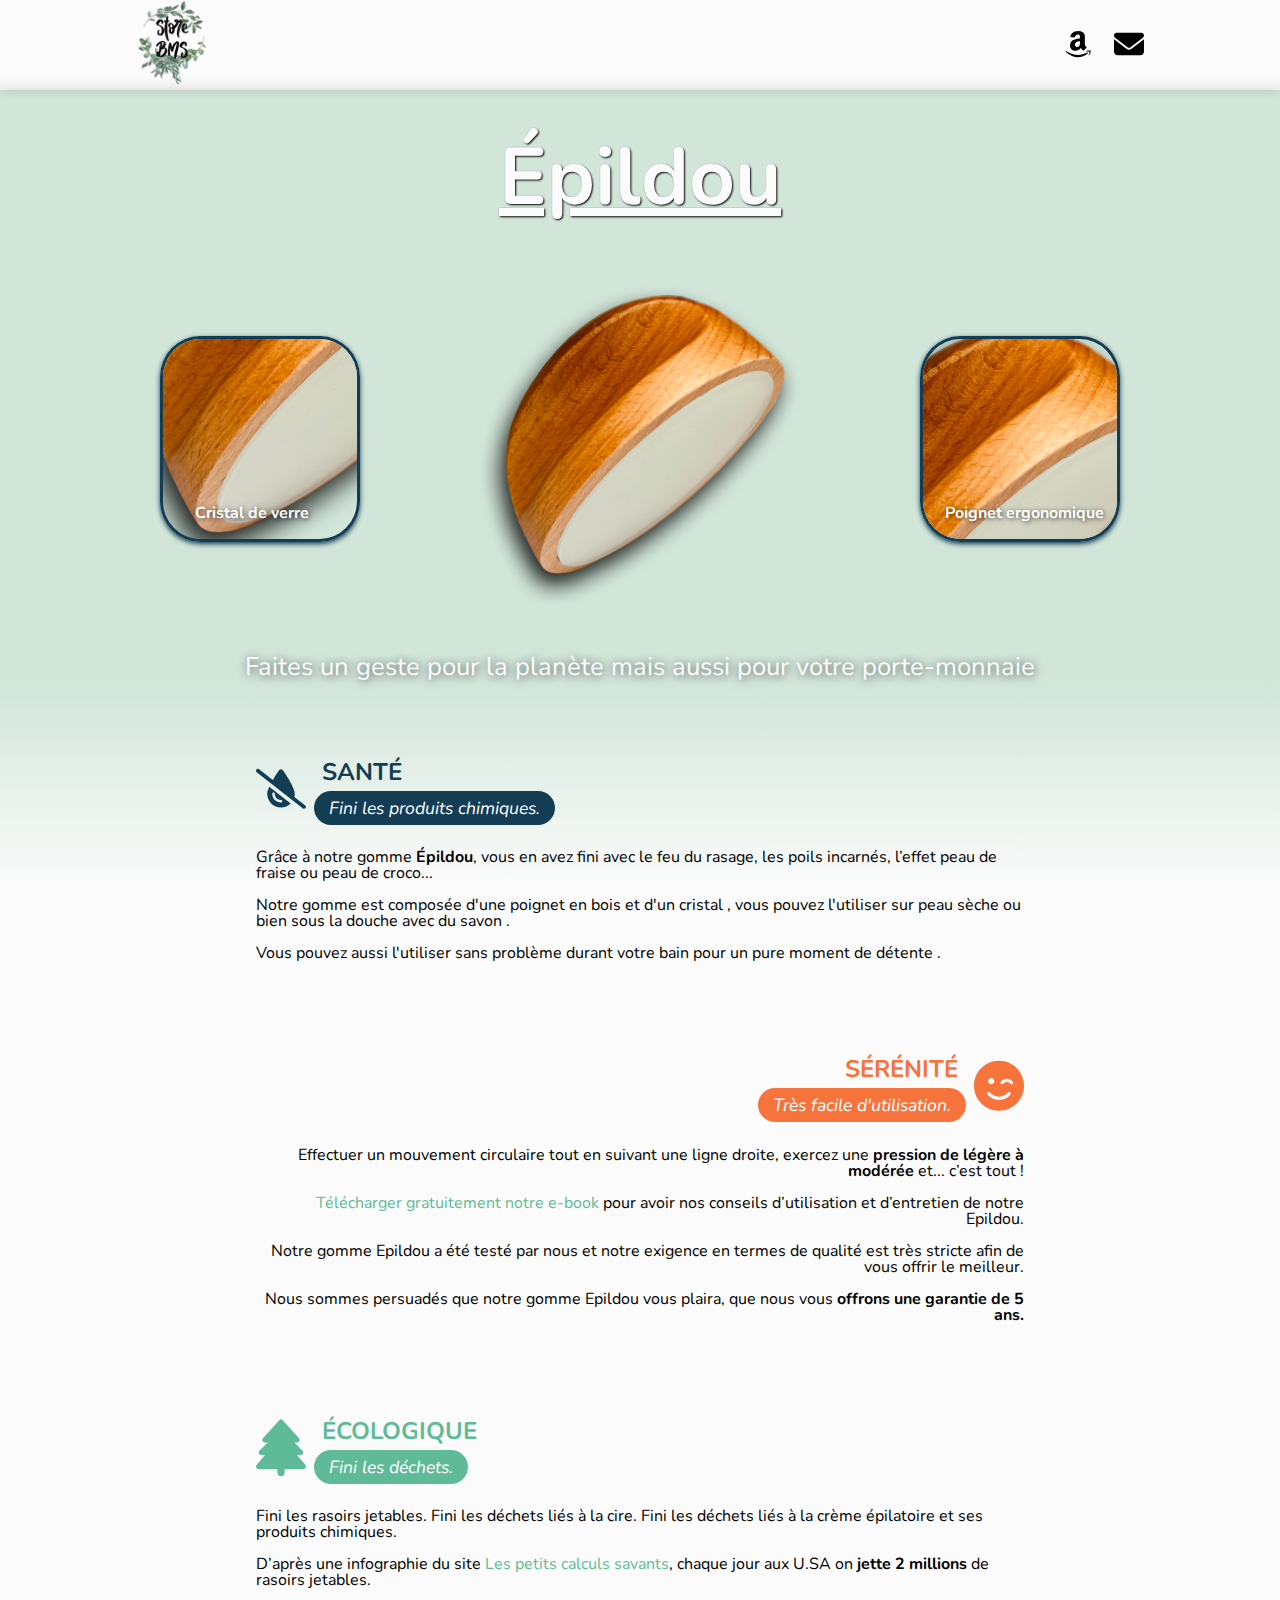
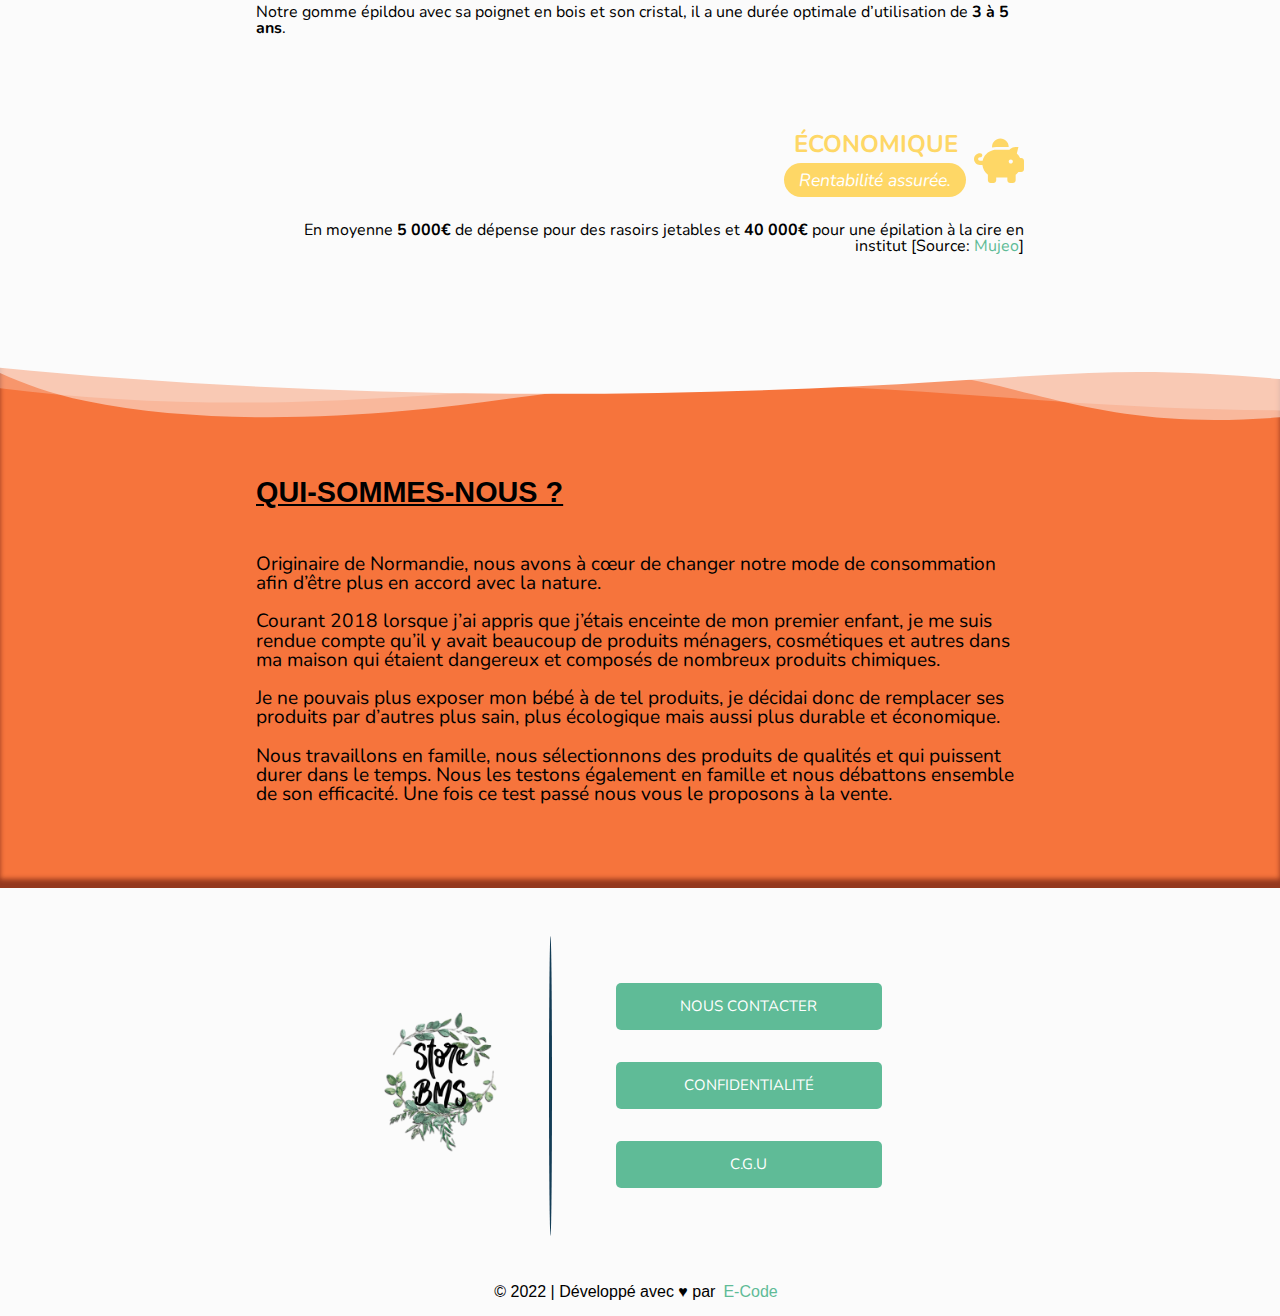
<file: src/index.html>
<!DOCTYPE html>
<html lang="fr">

<head>
    <meta charset="UTF-8">
    <meta http-equiv="X-UA-Compatible" content="IE=edge">
    <meta name="viewport" content="width=device-width, initial-scale=1.0">

    <link rel="stylesheet" href="reset-style.css">
    <link rel="stylesheet" href="style.css">
    <title>BMS - Store | Gomme Épildou</title>

    <link rel="icon" type="image/x-icon" href="assets/img/favicon.ico">
</head>

<body>

    <header>
        <section class="navbar">
            <article class="navbar-left">
                <a href="index.html">
                    <img src="assets/img/icon_test.png" alt="">
                </a>
            </article>

            <article class="navbar-right">
                <a href="https://www.amazon.fr/" target="_blank">
                    <img src="assets/img/icon_amazon.svg" alt="Icône Logo Amazone redirection">
                </a>
                <a href="mailto:berangere.storebms@gmail.com" target="_blank">
                    <img src="assets/img/icon_envelope.svg" alt="Icône d'enveloppe de contact">
                </a>
            </article>
        </section>

        <section class="content">
            <article class="content__title util-mx">
                <h1>Épildou</h1>
            </article>

            <article class="content__img">
                <div class="frame">
                    <img class="frame-img" src="assets/img/product_transparent.png" alt="">
                    <span>Cristal de verre</span>
                </div>

                <img class="main-img" src="assets/img/product_transparent.png" alt="">

                <div class="frame-2">
                    <img class="frame-img-2" src="assets/img/product_transparent.png" alt="">
                    <span>Poignet ergonomique</span>
                </div>
            </article>

            <h3>Faites un geste pour la planète mais aussi pour votre porte-monnaie</h3>
        </section>
    </header>

    <main>
        <section class="util-mx">
            <article class="list">
                <div class="list__content">
                    <div class="list__content__title">
                        <svg xmlns="http://www.w3.org/2000/svg" viewBox="0 0 640 512" class="util-c1">
                            <!--! Font Awesome Pro 6.2.0 by @fontawesome - https://fontawesome.com License - https://fontawesome.com/license (Commercial License) Copyright 2022 Fonticons, Inc. -->
                            <path
                                d="M38.8 5.1C28.4-3.1 13.3-1.2 5.1 9.2S-1.2 34.7 9.2 42.9l592 464c10.4 8.2 25.5 6.3 33.7-4.1s6.3-25.5-4.1-33.7L491.5 359.9c3-12.8 4.5-26.2 4.5-39.9c0-74.1-102.3-230.6-150.9-300.7c-12.3-17.7-37.8-17.7-50.1 0c-20.8 30-51.4 75.8-79.6 124.1L38.8 5.1zM144 320c0 97.2 78.8 176 176 176c48.1 0 91.7-19.3 123.5-50.6L170 229.9c-15.6 34.7-26 66.6-26 90.1zm96 0c0 44.2 35.8 80 80 80c8.8 0 16 7.2 16 16s-7.2 16-16 16c-61.9 0-112-50.1-112-112c0-8.8 7.2-16 16-16s16 7.2 16 16z" />
                        </svg>
                        <div class="list__content__title__text">
                            <h3 style="color:#133c55">Santé</h3>
                            <span style="background-color:#133c55">Fini les produits chimiques.</span>
                        </div>
                    </div>
                    <p>
                        Grâce à notre gomme
                        <span class="util-bold">Épildou</span>, vous en avez fini avec le feu du rasage, les poils
                        incarnés, l’effet peau de fraise ou peau de croco...<br> <br>
                        Notre gomme est composée d'une poignet en bois et d'un cristal , vous pouvez l'utiliser sur peau
                        sèche ou bien sous la
                        douche avec du savon . <br><br>Vous pouvez aussi l'utiliser sans problème durant votre bain pour
                        un pure
                        moment de détente .
                    </p>
                </div>

                <div class="list__right-content">
                    <div class="list__right-content__title">
                        <svg xmlns="http://www.w3.org/2000/svg" viewBox="0 0 512 512" class="util-c4">
                            <!--! Font Awesome Pro 6.2.0 by @fontawesome - https://fontawesome.com License - https://fontawesome.com/license (Commercial License) Copyright 2022 Fonticons, Inc. -->
                            <path
                                d="M256 512c141.4 0 256-114.6 256-256S397.4 0 256 0S0 114.6 0 256S114.6 512 256 512zM164.1 325.5C182 346.2 212.6 368 256 368s74-21.8 91.9-42.5c5.8-6.7 15.9-7.4 22.6-1.6s7.4 15.9 1.6 22.6C349.8 372.1 311.1 400 256 400s-93.8-27.9-116.1-53.5c-5.8-6.7-5.1-16.8 1.6-22.6s16.8-5.1 22.6 1.6zM208.4 208c0 17.7-14.3 32-32 32s-32-14.3-32-32s14.3-32 32-32s32 14.3 32 32zm92.4 25.6c-5.3 7.1-15.3 8.5-22.4 3.2s-8.5-15.3-3.2-22.4c30.4-40.5 91.2-40.5 121.6 0c5.3 7.1 3.9 17.1-3.2 22.4s-17.1 3.9-22.4-3.2c-17.6-23.5-52.8-23.5-70.4 0z" />
                        </svg>
                        <div class="list__right-content__title__text">
                            <h3 style="color:#f6743c">Sérénité</h3>
                            <span style="background-color:#f6743c">Très facile d'utilisation.</span>
                        </div>
                    </div>
                    <p>
                        Effectuer un mouvement circulaire tout en suivant une ligne droite, exercez une
                        <span class="util-bold">pression de légère à modérée</span> et... c’est tout ! <br><br>
                        <a href="assets/ebook_agarder.docx" download="E-book Épildou">Télécharger
                            gratuitement notre e-book</a> pour avoir nos conseils d’utilisation et d’entretien de
                        notre Epildou.<br><br>
                        Notre gomme Epildou a été testé par nous et notre exigence en termes de qualité est très
                        stricte afin de vous
                        offrir le meilleur. <br><br>Nous sommes persuadés que notre gomme Epildou vous plaira, que nous
                        vous
                        <span class="util-bold">offrons une
                            garantie de 5 ans.</span>
                    </p>
                </div>

                <div class="list__content">
                    <div class="list__content__title">
                        <svg xmlns="http://www.w3.org/2000/svg" viewBox="0 0 448 512" class="util-c2">
                            <!--! Font Awesome Pro 6.2.0 by @fontawesome - https://fontawesome.com License - https://fontawesome.com/license (Commercial License) Copyright 2022 Fonticons, Inc. -->
                            <path
                                d="M210.6 5.9L62 169.4c-3.9 4.2-6 9.8-6 15.5C56 197.7 66.3 208 79.1 208H104L30.6 281.4c-4.2 4.2-6.6 10-6.6 16C24 309.9 34.1 320 46.6 320H80L5.4 409.5C1.9 413.7 0 419 0 424.5c0 13 10.5 23.5 23.5 23.5H192v32c0 17.7 14.3 32 32 32s32-14.3 32-32V448H424.5c13 0 23.5-10.5 23.5-23.5c0-5.5-1.9-10.8-5.4-15L368 320h33.4c12.5 0 22.6-10.1 22.6-22.6c0-6-2.4-11.8-6.6-16L344 208h24.9c12.7 0 23.1-10.3 23.1-23.1c0-5.7-2.1-11.3-6-15.5L237.4 5.9C234 2.1 229.1 0 224 0s-10 2.1-13.4 5.9z" />
                        </svg>
                        <div class="list__content__title__text">
                            <h3 style="color:#5fbb97">Écologique</h3>
                            <span style="background-color:#5fbb97">Fini les déchets.</span>
                        </div>
                    </div>
                    <p>
                        Fini les rasoirs jetables. Fini les déchets liés à la cire. Fini les déchets liés à la crème
                        épilatoire et ses produits
                        chimiques. <br><br>
                        D’après une infographie du site <a
                            href="https://les-petits-calculs-savants.fr/les-infographies/#jp-carousel-371"
                            target="_blank"> Les petits calculs savants</a>, chaque jour aux U.SA on <span
                            class="util-bold">jette 2
                            millions</span>
                        de
                        rasoirs jetables.<br><br>

                        Notre gomme épildou avec sa poignet en bois et son cristal, il a une durée optimale
                        d’utilisation de <span class="util-bold">3 à 5 ans</span>.
                    </p>
                </div>

                <div class="list__right-content">
                    <div class="list__right-content__title">
                        <svg xmlns="http://www.w3.org/2000/svg" viewBox="0 0 576 512" class="util-c3">
                            <!--! Font Awesome Pro 6.2.0 by @fontawesome - https://fontawesome.com License - https://fontawesome.com/license (Commercial License) Copyright 2022 Fonticons, Inc. -->
                            <path
                                d="M400 96l0 .7c-5.3-.4-10.6-.7-16-.7H256c-16.5 0-32.5 2.1-47.8 6c-.1-2-.2-4-.2-6c0-53 43-96 96-96s96 43 96 96zm-16 32c3.5 0 7 .1 10.4 .3c4.2 .3 8.4 .7 12.6 1.3C424.6 109.1 450.8 96 480 96h32l-18.8 75.1c15.8 14.8 28.7 32.8 37.5 52.9H544c17.7 0 32 14.3 32 32v96c0 17.7-14.3 32-32 32H512c-9.1 12.1-19.9 22.9-32 32v64c0 17.7-14.3 32-32 32H416c-17.7 0-32-14.3-32-32V448H256v32c0 17.7-14.3 32-32 32H192c-17.7 0-32-14.3-32-32V416c-34.9-26.2-58.7-66.3-63.2-112H68c-37.6 0-68-30.4-68-68s30.4-68 68-68h4c13.3 0 24 10.7 24 24s-10.7 24-24 24H68c-11 0-20 9-20 20s9 20 20 20H99.2c12.1-59.8 57.7-107.5 116.3-122.8c12.9-3.4 26.5-5.2 40.5-5.2H384zm64 136c0-13.3-10.7-24-24-24s-24 10.7-24 24s10.7 24 24 24s24-10.7 24-24z" />
                        </svg>
                        <div class="list__right-content__title__text">
                            <h3 style="color:#fed766">Économique</h3>
                            <span style="background-color: #fed766">Rentabilité assurée.</span>
                        </div>
                    </div>
                    <p>
                        En moyenne <span class="util-bold">5 000€</span> de dépense pour des rasoirs jetables et <span
                            class="util-bold">40 000€</span> pour
                        une épilation à la cire en institut [Source: <a
                            href="https://mujeo.fr/infographie-les-femmes-lepilation-en-2020-les-chiffres/"
                            target="_blank">Mujeo</a>]
                    </p>
                </div>
            </article>
        </section>

        <div class="custom-shape-divider-top-1667476280">
            <svg data-name="Layer 1" xmlns="http://www.w3.org/2000/svg" viewBox="0 0 1200 120"
                preserveAspectRatio="none">
                <path
                    d="M0,0V46.29c47.79,22.2,103.59,32.17,158,28,70.36-5.37,136.33-33.31,206.8-37.5C438.64,32.43,512.34,53.67,583,72.05c69.27,18,138.3,24.88,209.4,13.08,36.15-6,69.85-17.84,104.45-29.34C989.49,25,1113-14.29,1200,52.47V0Z"
                    opacity=".25" class="shape-fill"></path>
                <path
                    d="M0,0V15.81C13,36.92,27.64,56.86,47.69,72.05,99.41,111.27,165,111,224.58,91.58c31.15-10.15,60.09-26.07,89.67-39.8,40.92-19,84.73-46,130.83-49.67,36.26-2.85,70.9,9.42,98.6,31.56,31.77,25.39,62.32,62,103.63,73,40.44,10.79,81.35-6.69,119.13-24.28s75.16-39,116.92-43.05c59.73-5.85,113.28,22.88,168.9,38.84,30.2,8.66,59,6.17,87.09-7.5,22.43-10.89,48-26.93,60.65-49.24V0Z"
                    opacity=".5" class="shape-fill"></path>
                <path
                    d="M0,0V5.63C149.93,59,314.09,71.32,475.83,42.57c43-7.64,84.23-20.12,127.61-26.46,59-8.63,112.48,12.24,165.56,35.4C827.93,77.22,886,95.24,951.2,90c86.53-7,172.46-45.71,248.8-84.81V0Z"
                    class="shape-fill"></path>
            </svg>
        </div>

        <article class="bms-presentation util-mx">
            <h3>Qui-sommes-nous ?</h3>
            <p>
                Originaire de Normandie, nous avons à cœur de changer notre mode de consommation afin d’être plus en
                accord avec la nature.<br><br>

                Courant 2018 lorsque j’ai appris que j’étais enceinte de mon premier enfant, je me suis rendue compte
                qu’il y avait
                beaucoup de produits ménagers, cosmétiques et autres dans ma maison qui étaient dangereux et composés de
                nombreux produits chimiques.<br><br>

                Je ne pouvais plus exposer mon bébé à de tel produits, je décidai donc de remplacer ses produits par
                d’autres plus sain, plus écologique mais aussi plus durable et économique.<br><br>

                Nous travaillons en famille, nous sélectionnons des produits de qualités et qui puissent durer dans le
                temps. Nous les
                testons également en famille et nous débattons ensemble de son efficacité. Une fois ce test passé nous
                vous le proposons à la vente.<br><br>
            </p>
        </article>

    </main>

    <footer>
        <section class="mx-utils">
            <a href="index.html">
                <img src="assets/img/icon_test.png" alt="">
            </a>

            <span class="splitter"></span>

            <ul class="public-list">
                <a href="mailto:berangere.storebms@gmail.com">Nous contacter</a>
                <a href="confidentialite.html">Confidentialité</a>
                <a href="cgu.html">C.G.U</a>
            </ul>
        </section>

        <p>© 2022 | Développé avec ♥ par<a href="https://github.com/KinderrKill" target="_blank">E-Code</a> </p>

    </footer>

</body>

</html>
</file>
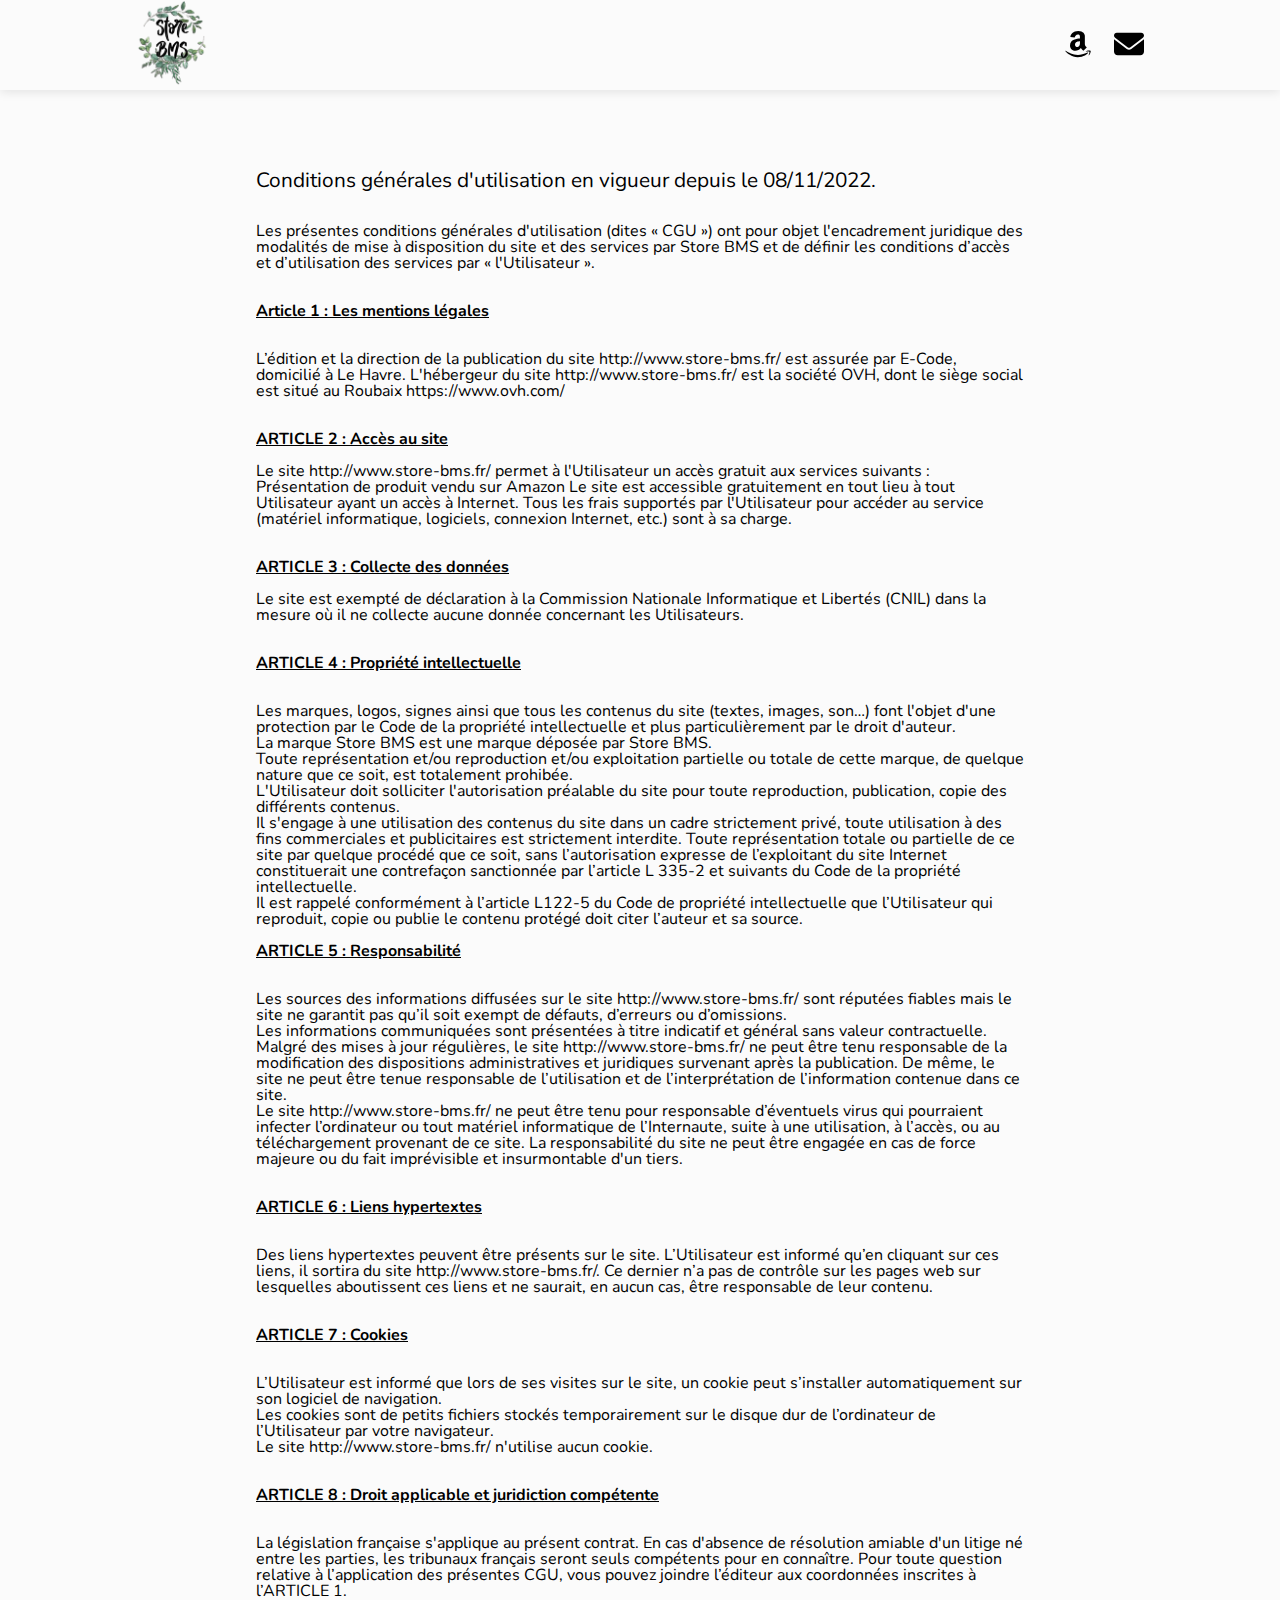
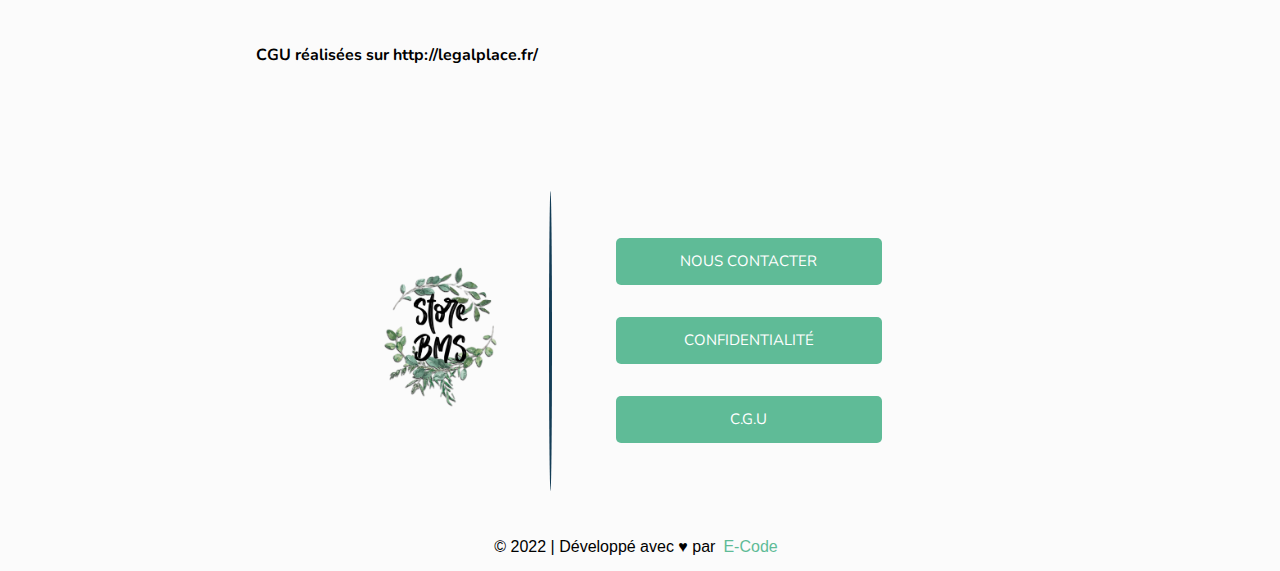
<file: src/cgu.html>
<!DOCTYPE html>
<html lang="fr">

<head>
    <meta charset="UTF-8">
    <meta http-equiv="X-UA-Compatible" content="IE=edge">
    <meta name="viewport" content="width=device-width, initial-scale=1.0">

    <link rel="stylesheet" href="reset-style.css">
    <link rel="stylesheet" href="style.css">
    <title>BMS - Store | Gomme Épildou</title>

    <link rel="icon" type="image/x-icon" href="assets/img/favicon.ico">
</head>

<body>

    <header>
        <section class="navbar">
            <article class="navbar-left">
                <a href="index.html">
                    <img src="assets/img/icon_test.png" alt="">
                </a>
            </article>

            <article class="navbar-right">
                <a href="https://www.amazon.fr/" target="_blank">
                    <img src="assets/img/icon_amazon.svg" alt="Icône Logo Amazone redirection">
                </a>
                <a href="mailto:berangere.storebms@gmail.com" target="_blank">
                    <img src="assets/img/icon_envelope.svg" alt="Icône d'enveloppe de contact">
                </a>
            </article>
        </section>
    </header>

    <main>
        <article class="util-mx" style="margin: 5rem 0;">
            <h3 style="font-size: 1.3rem; margin-bottom: 2rem;">Conditions générales d'utilisation en vigueur depuis le
                08/11/2022.</h3>
            <p>
                Les présentes conditions générales d'utilisation (dites « CGU ») ont pour objet l'encadrement juridique
                des modalités de mise à disposition du site et des services par Store BMS et de définir les
                conditions d’accès et d’utilisation des services par « l'Utilisateur ».<br><br><br>

                <span style="text-decoration: underline; font-weight: bold;">
                    Article 1 : Les mentions légales</span><br><br><br>
                L’édition et la direction de la publication du site http://www.store-bms.fr/ est assurée par E-Code,
                domicilié à Le Havre.
                L'hébergeur du site http://www.store-bms.fr/ est la société OVH, dont le siège social est situé au
                Roubaix https://www.ovh.com/<br><br><br>
                <span style="text-decoration: underline; font-weight: bold;">
                    ARTICLE 2 : Accès au site</span><br><br>
                Le site http://www.store-bms.fr/ permet à l'Utilisateur un accès gratuit aux services suivants :
                Présentation de produit vendu sur Amazon
                Le site est accessible gratuitement en tout lieu à tout Utilisateur ayant un accès à Internet. Tous les
                frais supportés par l'Utilisateur pour accéder au service (matériel informatique, logiciels, connexion
                Internet, etc.) sont à sa charge.<br><br><br>
                <span style="text-decoration: underline; font-weight: bold;">
                    ARTICLE 3 : Collecte des données</span><br><br>
                Le site est exempté de déclaration à la Commission Nationale Informatique et Libertés (CNIL) dans la
                mesure où il ne collecte aucune donnée concernant les Utilisateurs.<br><br><br>
                <span style="text-decoration: underline; font-weight: bold;">
                    ARTICLE 4 : Propriété intellectuelle</span><br><br><br>
                Les marques, logos, signes ainsi que tous les contenus du site (textes, images, son…) font l'objet
                d'une protection par le Code de la propriété intellectuelle et plus particulièrement par le droit
                d'auteur.
                <br>
                La marque Store BMS est une marque déposée par Store BMS.<br>
                Toute représentation et/ou
                reproduction et/ou exploitation partielle ou totale de cette marque, de quelque nature que ce soit, est
                totalement prohibée.<br>
                L'Utilisateur doit solliciter l'autorisation préalable du site pour toute reproduction, publication,
                copie des
                différents contenus. <br>Il s'engage à une utilisation des contenus du site dans un cadre strictement
                privé,
                toute utilisation à des fins commerciales et publicitaires est strictement interdite.
                Toute représentation totale ou partielle de ce site par quelque procédé que ce soit, sans l’autorisation
                expresse de l’exploitant du site Internet constituerait une contrefaçon sanctionnée par l’article L
                335-2
                et suivants du Code de la propriété intellectuelle.<br>
                Il est rappelé conformément à l’article L122-5 du Code de propriété intellectuelle que l’Utilisateur qui
                reproduit, copie ou publie le contenu protégé doit citer l’auteur et sa source.<br><br>
                <span style="text-decoration: underline; font-weight: bold;">
                    ARTICLE 5 : Responsabilité</span><br><br><br>
                Les sources des informations diffusées sur le site http://www.store-bms.fr/ sont réputées fiables mais
                le site ne garantit pas qu’il soit exempt de défauts, d’erreurs ou d’omissions.<br>
                Les informations communiquées sont présentées à titre indicatif et général sans valeur
                contractuelle.<br>
                Malgré des mises à jour régulières, le site http://www.store-bms.fr/ ne peut être tenu responsable de la
                modification des dispositions administratives et juridiques survenant après la publication. De même, le
                site ne peut être tenue responsable de l’utilisation et de l’interprétation de l’information contenue
                dans
                ce site.<br>
                Le site http://www.store-bms.fr/ ne peut être tenu pour responsable d’éventuels virus qui pourraient
                infecter l’ordinateur ou tout matériel informatique de l’Internaute, suite à une utilisation, à l’accès,
                ou
                au téléchargement provenant de ce site.
                La responsabilité du site ne peut être engagée en cas de force majeure ou du fait imprévisible et
                insurmontable d'un tiers.<br><br><br>
                <span style="text-decoration: underline; font-weight: bold;">
                    ARTICLE 6 : Liens hypertextes</span><br><br><br>
                Des liens hypertextes peuvent être présents sur le site. L’Utilisateur est informé qu’en cliquant sur
                ces
                liens, il sortira du site http://www.store-bms.fr/. Ce dernier n’a pas de contrôle sur les pages web sur
                lesquelles aboutissent ces liens et ne saurait, en aucun cas, être responsable de leur
                contenu.<br><br><br>
                <span style="text-decoration: underline; font-weight: bold;">
                    ARTICLE 7 : Cookies</span><br><br><br>
                L’Utilisateur est informé que lors de ses visites sur le site, un cookie peut s’installer
                automatiquement
                sur son logiciel de navigation.<br>
                Les cookies sont de petits fichiers stockés temporairement sur le disque dur de l’ordinateur de
                l’Utilisateur par votre navigateur.<br>
                Le site http://www.store-bms.fr/ n'utilise aucun cookie.<br><br><br>
                <span style="text-decoration: underline; font-weight: bold;">
                    ARTICLE 8 : Droit applicable et juridiction compétente</span><br><br><br>
                La législation française s'applique au présent contrat. En cas d'absence de résolution amiable d'un
                litige né entre les parties, les tribunaux français seront seuls compétents pour en connaître.
                Pour toute question relative à l’application des présentes CGU, vous pouvez joindre l’éditeur aux
                coordonnées inscrites à l’ARTICLE 1.<br><br><br><br>

                <span style="font-weight: bold;">
                    CGU réalisées sur http://legalplace.fr/
                </span>
            </p>
        </article>
    </main>

    <footer>
        <section class="mx-utils">
            <a href="index.html">
                <img src="assets/img/icon_test.png" alt="">
            </a>

            <span class="splitter"></span>

            <ul class="public-list">
                <a href="mailto:berangere.storebms@gmail.com">Nous contacter</a>
                <a href="confidentialite.html">Confidentialité</a>
                <a href="cgu.html">C.G.U</a>
            </ul>
        </section>

        <p>© 2022 | Développé avec ♥ par<a href="https://github.com/KinderrKill" target="_blank">E-Code</a> </p>

    </footer>

</body>

</html>
</file>
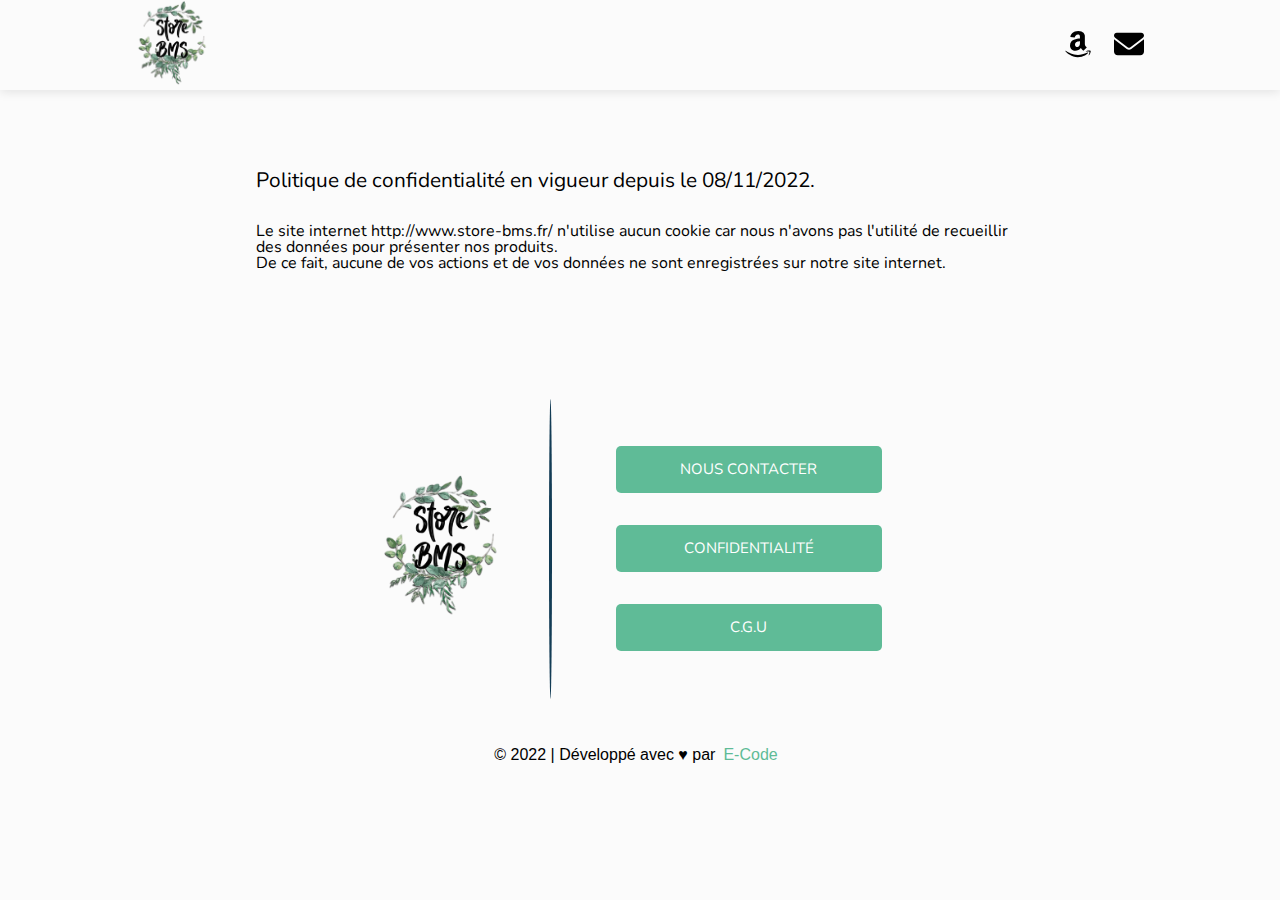
<file: src/confidentialite.html>
<!DOCTYPE html>
<html lang="fr">

<head>
    <meta charset="UTF-8">
    <meta http-equiv="X-UA-Compatible" content="IE=edge">
    <meta name="viewport" content="width=device-width, initial-scale=1.0">

    <link rel="stylesheet" href="reset-style.css">
    <link rel="stylesheet" href="style.css">
    <title>BMS - Store | Gomme Épildou</title>

    <link rel="icon" type="image/x-icon" href="assets/img/favicon.ico">
</head>

<body>

    <header>
        <section class="navbar">
            <article class="navbar-left">
                <a href="index.html">
                    <img src="assets/img/icon_test.png" alt="">
                </a>
            </article>

            <article class="navbar-right">
                <a href="https://www.amazon.fr/" target="_blank">
                    <img src="assets/img/icon_amazon.svg" alt="Icône Logo Amazone redirection">
                </a>
                <a href="mailto:berangere.storebms@gmail.com" target="_blank">
                    <img src="assets/img/icon_envelope.svg" alt="Icône d'enveloppe de contact">
                </a>
            </article>
        </section>
    </header>

    <main>
        <article class="util-mx" style="margin: 5rem 0;">
            <h3 style="font-size: 1.3rem; margin-bottom: 2rem;">Politique de confidentialité en vigueur depuis le
                08/11/2022.</h3>
            <p>
                Le site internet http://www.store-bms.fr/ n'utilise aucun cookie car nous n'avons pas
                l'utilité de recueillir des données pour présenter nos produits.<br>
                De ce fait, aucune de vos actions et de vos données ne sont enregistrées sur notre site internet.
        </article>
    </main>

    <footer>
        <section class="mx-utils">
            <a href="index.html">
                <img src="assets/img/icon_test.png" alt="">
            </a>

            <span class="splitter"></span>

            <ul class="public-list">
                <a href="mailto:berangere.storebms@gmail.com">Nous contacter</a>
                <a href="confidentialite.html">Confidentialité</a>
                <a href="cgu.html">C.G.U</a>
            </ul>
        </section>

        <p>© 2022 | Développé avec ♥ par<a href="https://github.com/KinderrKill" target="_blank">E-Code</a> </p>

    </footer>

</body>

</html>
</file>
<file: src/style.css>
@import url("https://fonts.googleapis.com/css2?family=Nunito:ital,wght@0,100;0,400;0,700;1,200;1,300&display=swap");
body {
  -webkit-box-sizing: border-box;
          box-sizing: border-box;
  background-color: #fbfbfb;
  font-family: 'Nunito', sans-serif;
  overflow-x: hidden;
}

/* Scrollbar */
::-webkit-scrollbar {
  width: 12px;
}

::-webkit-scrollbar-track {
  background: #133c55;
}

::-webkit-scrollbar-thumb {
  background-color: #5fbb97;
  border-radius: 5px;
  border: 1px solid #5fbb9879;
}

a {
  color: #5fbb97 !important;
  -webkit-transition: all 200ms ease;
  transition: all 200ms ease;
}

a:hover {
  color: #f6743c !important;
}

header {
  background-color: #d1e5d9;
}

header .navbar {
  width: 100%;
  background-color: #fbfbfb;
  -webkit-box-shadow: 0 2px 10px #0000001a;
          box-shadow: 0 2px 10px #0000001a;
  height: 90px;
  display: -webkit-box;
  display: -ms-flexbox;
  display: flex;
  -webkit-box-pack: justify;
      -ms-flex-pack: justify;
          justify-content: space-between;
  -webkit-box-align: center;
      -ms-flex-align: center;
          align-items: center;
}

header .navbar-left {
  padding-left: 2vw;
}

header .navbar-left img {
  width: 90px;
  height: 90px;
}

header .navbar-right {
  padding-right: 2vw;
  display: -webkit-box;
  display: -ms-flexbox;
  display: flex;
  -webkit-box-align: center;
      -ms-flex-align: center;
          align-items: center;
}

header .navbar-right img {
  width: 30px;
  height: 30px;
  padding: 0.5rem;
  margin-left: 5px;
  border-radius: 10%;
  -webkit-transition: all 200ms ease;
  transition: all 200ms ease;
}

header .navbar-right img:hover {
  -webkit-transform: scale(1.2);
          transform: scale(1.2);
}

header .content {
  display: -webkit-box;
  display: -ms-flexbox;
  display: flex;
  -webkit-box-pack: center;
      -ms-flex-pack: center;
          justify-content: center;
  -webkit-box-orient: vertical;
  -webkit-box-direction: normal;
      -ms-flex-direction: column;
          flex-direction: column;
  -webkit-box-align: center;
      -ms-flex-align: center;
          align-items: center;
  -webkit-box-shadow: 0px 7px 15px 5px #cbc3c1;
          box-shadow: 0px 7px 15px 5px #cbc3c1;
}

header .content__title {
  top: 90px;
  margin-top: 3rem;
  text-align: center;
  -webkit-animation: fadein 1s;
          animation: fadein 1s;
}

header .content__title h1 {
  font-size: 4rem;
  font-weight: bold;
  text-decoration: underline;
  color: #fbfbfb;
  text-shadow: 1px 1px 2px black;
  margin-bottom: 2rem;
}

header .content__title h2 {
  font-size: 1.5rem;
  color: #fbfbfb;
  text-shadow: 1px 1px 10px rgba(0, 0, 0, 0.685);
}

header .content__img {
  display: -webkit-box;
  display: -ms-flexbox;
  display: flex;
  -webkit-box-align: center;
      -ms-flex-align: center;
          align-items: center;
  -webkit-box-orient: vertical;
  -webkit-box-direction: normal;
      -ms-flex-direction: column;
          flex-direction: column;
  -webkit-animation: fadein 2s;
          animation: fadein 2s;
}

header .content__img .main-img {
  width: 350px;
  padding: 0 5rem;
}

header .content__img .frame {
  position: relative;
  display: none;
  width: 200px;
  height: 200px;
}

header .content__img .frame .frame-img {
  width: 100%;
  height: 100%;
  -o-object-fit: none;
     object-fit: none;
  -o-object-position: 30% 80%;
     object-position: 30% 80%;
  overflow: hidden;
  border: 3px solid #133c55;
  border-radius: 20%;
  -webkit-box-shadow: 0px 2px 5px #133c55;
          box-shadow: 0px 2px 5px #133c55;
}

header .content__img .frame span {
  position: absolute;
  text-align: center;
  bottom: 15px;
  left: 35px;
  color: white;
  text-shadow: 1px 1px 5px rgba(0, 0, 0, 0.685);
  font-weight: bold;
}

header .content__img .frame-2 {
  position: relative;
  width: 200px;
  height: 200px;
  display: none;
}

header .content__img .frame-2 .frame-img-2 {
  width: 100%;
  height: 100%;
  -o-object-fit: none;
     object-fit: none;
  -o-object-position: 60% 25%;
     object-position: 60% 25%;
  overflow: hidden;
  border: 3px solid #133c55;
  border-radius: 20%;
  -webkit-box-shadow: 0px 2px 5px #133c55;
          box-shadow: 0px 2px 5px #133c55;
}

header .content__img .frame-2 span {
  position: absolute;
  text-align: center;
  bottom: 15px;
  left: 25px;
  color: white;
  text-shadow: 1px 1px 5px rgba(0, 0, 0, 0.685);
  font-weight: bold;
}

header .content h3 {
  padding-top: 2rem;
  font-size: 1.6rem;
  color: #fbfbfb;
  text-shadow: 1px 1px 10px rgba(0, 0, 0, 0.685);
}

main section {
  background: #fbfbfb;
  background: -webkit-gradient(linear, left bottom, left top, color-stop(84%, #fbfbfb), to(#d1e5d9));
  background: linear-gradient(0deg, #fbfbfb 84%, #d1e5d9 100%);
}

main section .list {
  padding-top: 5rem;
  padding-bottom: 1rem;
  -webkit-animation: fadein 1s;
          animation: fadein 1s;
}

main section .list__content {
  margin-bottom: 6rem;
}

main section .list__content__title {
  display: -webkit-box;
  display: -ms-flexbox;
  display: flex;
  margin-bottom: 2rem;
}

main section .list__content__title svg {
  width: 50px;
}

main section .list__content__title__text {
  text-align: left;
}

main section .list__content__title__text h3 {
  text-transform: uppercase;
  font-weight: bold;
  font-size: 1.5rem;
  margin-bottom: 1rem;
  margin-left: 1rem;
}

main section .list__content__title__text span {
  font-style: italic;
  font-size: bold;
  font-size: 1.1rem;
  color: white;
  background-color: #fed766;
  border-radius: 2rem;
  padding: 5px 15px;
  margin-left: 0.5rem;
}

main section .list__right-content {
  margin-bottom: 6rem;
  text-align: right;
}

main section .list__right-content__title {
  text-align: right;
  display: -webkit-box;
  display: -ms-flexbox;
  display: flex;
  -webkit-box-orient: horizontal;
  -webkit-box-direction: reverse;
      -ms-flex-direction: row-reverse;
          flex-direction: row-reverse;
  margin-bottom: 2rem;
}

main section .list__right-content__title svg {
  width: 50px;
}

main section .list__right-content__title__text h3 {
  margin-right: 1rem;
  text-transform: uppercase;
  font-weight: bold;
  font-size: 1.5rem;
  margin-bottom: 1rem;
}

main section .list__right-content__title__text span {
  font-style: italic;
  font-size: bold;
  font-size: 1.1rem;
  color: white;
  border-radius: 2rem;
  padding: 5px 15px;
  margin-right: 0.5rem;
}

main .bms-presentation {
  background-color: #f6743c;
  margin-top: -60px;
  padding-top: 7rem;
  padding-bottom: 1rem;
  -webkit-box-shadow: 0px -9px 5px 0px #94381e inset;
          box-shadow: 0px -9px 5px 0px #94381e inset;
  -webkit-animation: fadein 2s;
          animation: fadein 2s;
}

main .bms-presentation h3 {
  margin-right: 1rem;
  text-transform: uppercase;
  text-decoration: underline;
  font-weight: bold;
  font-size: 1.8rem;
  margin-bottom: 1rem;
  font-family: 'Segoe UI', Tahoma, Geneva, Verdana, sans-serif;
}

main .bms-presentation p {
  font-size: bold;
  font-size: 1.2rem;
  margin: 3rem 0;
}

footer {
  background-color: #fbfbfb;
  -webkit-box-shadow: 0px 17px 9px -px rgba(0, 0, 0, 0.75) inset;
          box-shadow: 0px 17px 9px -px rgba(0, 0, 0, 0.75) inset;
}

footer p {
  text-align: center;
  padding-bottom: 1rem;
  font-family: 'Lucida Sans', 'Lucida Sans Regular', 'Lucida Grande', 'Lucida Sans Unicode', Geneva, Verdana, sans-serif;
}

footer p a {
  margin: 0 0.5rem;
}

footer section {
  display: -webkit-box;
  display: -ms-flexbox;
  display: flex;
  -webkit-box-orient: vertical;
  -webkit-box-direction: normal;
      -ms-flex-direction: column;
          flex-direction: column;
  -webkit-animation: fadein 2s;
          animation: fadein 2s;
  padding-top: 1rem;
  padding-bottom: 1rem;
  text-align: center;
}

footer section img {
  -ms-flex-item-align: center;
      -ms-grid-row-align: center;
      align-self: center;
  width: 150px;
  height: auto;
}

footer section .public-list {
  display: -webkit-box;
  display: -ms-flexbox;
  display: flex;
  -webkit-box-orient: vertical;
  -webkit-box-direction: normal;
      -ms-flex-direction: column;
          flex-direction: column;
  text-transform: uppercase;
}

footer section .public-list a {
  color: white !important;
  background-color: #5fbb97;
  border-radius: 5px;
  text-align: center;
  font-size: 15px;
  padding: 1rem 0.5rem 1rem 0.5rem;
  margin: 1rem 2rem;
  -webkit-transition: all 200ms ease;
  transition: all 200ms ease;
}

footer section .public-list a:hover {
  -webkit-transform: scale(1.05);
          transform: scale(1.05);
}

.util-mx {
  padding-left: 1rem;
  padding-right: 1rem;
}

.util-bold {
  font-weight: bold;
}

.util-c1 {
  fill: #133c55;
}

.util-c2 {
  fill: #5fbb97;
}

.util-c3 {
  fill: #fed766;
}

.util-c4 {
  fill: #f6743c;
}

.util-c5 {
  fill: #d85531;
}

a {
  text-decoration: none;
  color: black;
}

.custom-shape-divider-top-1667476280 {
  position: relative;
  top: -1px;
  left: 0;
  width: 100%;
  overflow: hidden;
  line-height: 0;
}

.custom-shape-divider-top-1667476280 svg {
  position: relative;
  display: block;
  width: calc(169% + 1.3px);
  height: 60px;
}

.custom-shape-divider-top-1667476280 .shape-fill {
  fill: #fbfbfb;
}

.custom-shape-divider-top-1667477046 {
  position: relative;
  top: -1px;
  left: 0;
  width: 100%;
  overflow: hidden;
  line-height: 0;
}

.custom-shape-divider-top-1667477046 svg {
  position: relative;
  display: block;
  width: calc(100% + 1.3px);
  height: 50px;
}

.custom-shape-divider-top-1667477046 .shape-fill {
  fill: #f6743c;
}

@-webkit-keyframes fadein {
  from {
    -webkit-transform: translateY(-100px);
            transform: translateY(-100px);
    opacity: 0;
  }
  to {
    -webkit-transform: translateY(0px);
            transform: translateY(0px);
    opacity: 1;
  }
}

@keyframes fadein {
  from {
    -webkit-transform: translateY(-100px);
            transform: translateY(-100px);
    opacity: 0;
  }
  to {
    -webkit-transform: translateY(0px);
            transform: translateY(0px);
    opacity: 1;
  }
}

@media (min-width: 1250px) {
  .util-mx {
    padding-left: 20vw;
    padding-right: 20vw;
  }
  .navbar .navbar-left,
  .navbar .navbar-right {
    padding-left: 10vw;
    padding-right: 10vw;
  }
  footer section {
    display: -webkit-box;
    display: -ms-flexbox;
    display: flex;
    -webkit-box-orient: horizontal;
    -webkit-box-direction: normal;
        -ms-flex-direction: row;
            flex-direction: row;
    -webkit-box-pack: center;
        -ms-flex-pack: center;
            justify-content: center;
    -webkit-box-align: center;
        -ms-flex-align: center;
            align-items: center;
  }
  footer section .public-list a {
    width: 250px;
  }
  footer .splitter {
    width: 3px;
    height: 300px;
    color: black;
    background-color: #133c55;
    border-radius: 100%;
    margin: 2rem;
  }
  header .content__title h1 {
    font-size: 5rem;
  }
  header .content__title h2 {
    font-size: 2rem;
  }
  header .content__img {
    display: -webkit-box;
    display: -ms-flexbox;
    display: flex;
    -webkit-box-orient: horizontal;
    -webkit-box-direction: normal;
        -ms-flex-direction: row;
            flex-direction: row;
  }
  header .content__img .main-img {
    width: 400px;
  }
  header .content__img .frame,
  header .content__img .frame-2 {
    display: -webkit-box;
    display: -ms-flexbox;
    display: flex;
  }
}
/*# sourceMappingURL=style.css.map */
</file>
